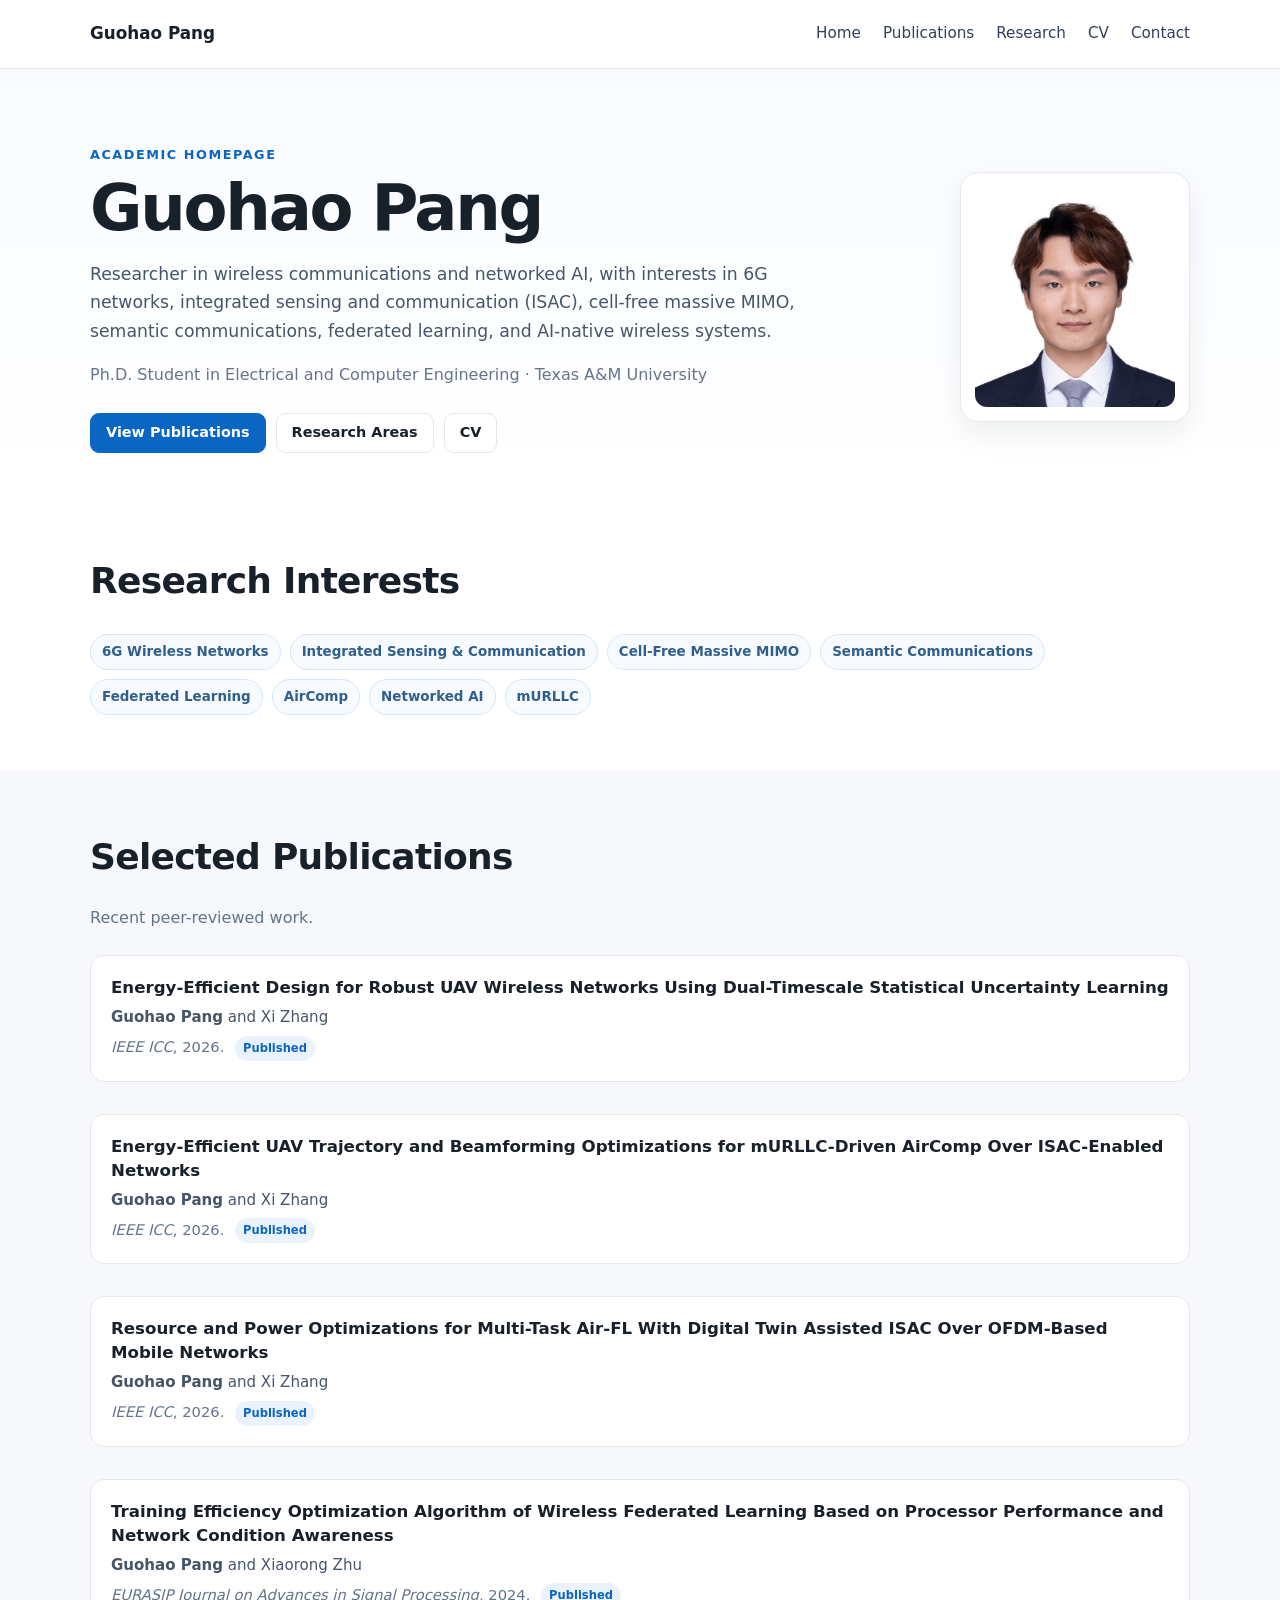
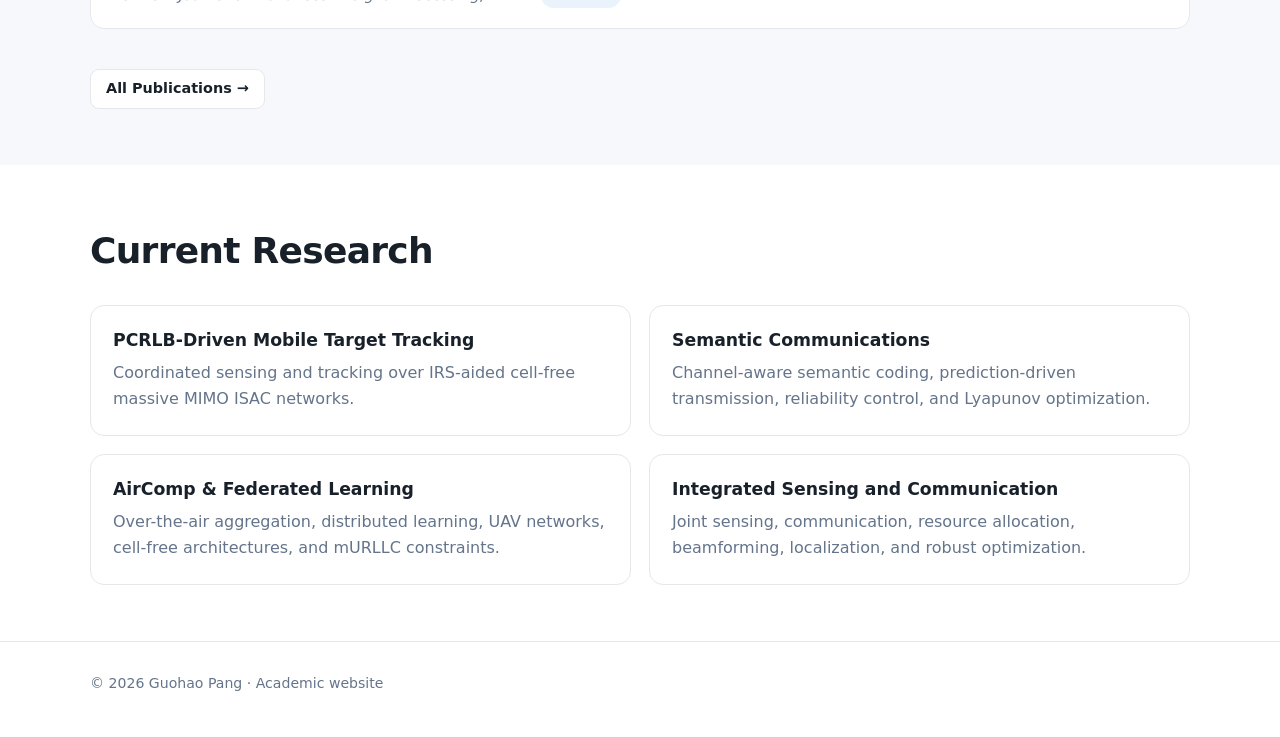
<file: index.html>
<!doctype html>
<html lang="en">
<head>
  <meta charset="utf-8">
  <meta name="viewport" content="width=device-width, initial-scale=1">
  <meta name="description" content="Academic homepage of Guohao Pang — research in 6G wireless networks, ISAC, cell-free massive MIMO, semantic communications, and networked AI.">
  <title>Guohao Pang | Academic Homepage</title>
  <link rel="stylesheet" href="css/style.css">
</head>
<body>
<header class="site-header"><div class="container nav"><a class="brand" href="index.html">Guohao Pang</a><nav class="nav-links"><a href="index.html">Home</a><a href="publications.html">Publications</a><a href="research.html">Research</a><a href="cv.html">CV</a><a href="contact.html">Contact</a></nav></div></header>
<main>
<section class="hero"><div class="container hero-grid"><div><span class="eyebrow">Academic Homepage</span><h1>Guohao Pang</h1><p class="lead">Researcher in wireless communications and networked AI, with interests in 6G networks, integrated sensing and communication (ISAC), cell-free massive MIMO, semantic communications, federated learning, and AI-native wireless systems.</p><p class="hero-meta">Ph.D. Student in Electrical and Computer Engineering · Texas A&M University</p><div class="hero-actions"><a class="btn primary" href="publications.html">View Publications</a><a class="btn" href="research.html">Research Areas</a><a class="btn" href="cv.html">CV</a></div></div><div class="profile-card"><img src="images/profile.jpg" alt="Guohao Pang" style="width:100%;display:block;border-radius:12px;aspect-ratio:1/1.1;object-fit:cover;"></div></div></section>
<section class="section"><div class="container"><div class="section-heading"><h2>Research Interests</h2></div><div class="tags"><span class="tag">6G Wireless Networks</span><span class="tag">Integrated Sensing & Communication</span><span class="tag">Cell-Free Massive MIMO</span><span class="tag">Semantic Communications</span><span class="tag">Federated Learning</span><span class="tag">AirComp</span><span class="tag">Networked AI</span><span class="tag">mURLLC</span></div></div></section>
<section class="section soft"><div class="container"><div class="section-heading"><h2>Selected Publications</h2><p>Recent peer-reviewed work.</p></div><div class="pub-list">
<article class="pub"><div class="pub-title">Energy-Efficient Design for Robust UAV Wireless Networks Using Dual-Timescale Statistical Uncertainty Learning</div><div class="pub-authors"><strong>Guohao Pang</strong> and Xi Zhang</div><div class="pub-venue"><em>IEEE ICC</em>, 2026. <span class="status">Published</span></div></article>
<article class="pub"><div class="pub-title">Energy-Efficient UAV Trajectory and Beamforming Optimizations for mURLLC-Driven AirComp Over ISAC-Enabled Networks</div><div class="pub-authors"><strong>Guohao Pang</strong> and Xi Zhang</div><div class="pub-venue"><em>IEEE ICC</em>, 2026. <span class="status">Published</span></div></article>
<article class="pub"><div class="pub-title">Resource and Power Optimizations for Multi-Task Air-FL With Digital Twin Assisted ISAC Over OFDM-Based Mobile Networks</div><div class="pub-authors"><strong>Guohao Pang</strong> and Xi Zhang</div><div class="pub-venue"><em>IEEE ICC</em>, 2026. <span class="status">Published</span></div></article>
<article class="pub"><div class="pub-title">Training Efficiency Optimization Algorithm of Wireless Federated Learning Based on Processor Performance and Network Condition Awareness</div><div class="pub-authors"><strong>Guohao Pang</strong> and Xiaorong Zhu</div><div class="pub-venue"><em>EURASIP Journal on Advances in Signal Processing</em>, 2024. <span class="status">Published</span></div></article>
</div><div class="hero-actions"><a class="btn" href="publications.html">All Publications →</a></div></div></section>
<section class="section"><div class="container"><div class="section-heading"><h2>Current Research</h2></div><div class="grid-2"><div class="card"><h3>PCRLB-Driven Mobile Target Tracking</h3><p>Coordinated sensing and tracking over IRS-aided cell-free massive MIMO ISAC networks.</p></div><div class="card"><h3>Semantic Communications</h3><p>Channel-aware semantic coding, prediction-driven transmission, reliability control, and Lyapunov optimization.</p></div><div class="card"><h3>AirComp & Federated Learning</h3><p>Over-the-air aggregation, distributed learning, UAV networks, cell-free architectures, and mURLLC constraints.</p></div><div class="card"><h3>Integrated Sensing and Communication</h3><p>Joint sensing, communication, resource allocation, beamforming, localization, and robust optimization.</p></div></div></div></section>
</main>
<footer><div class="container">© <span id="year"></span> Guohao Pang · Academic website</div></footer><script src="js/main.js"></script></body></html>
</file>
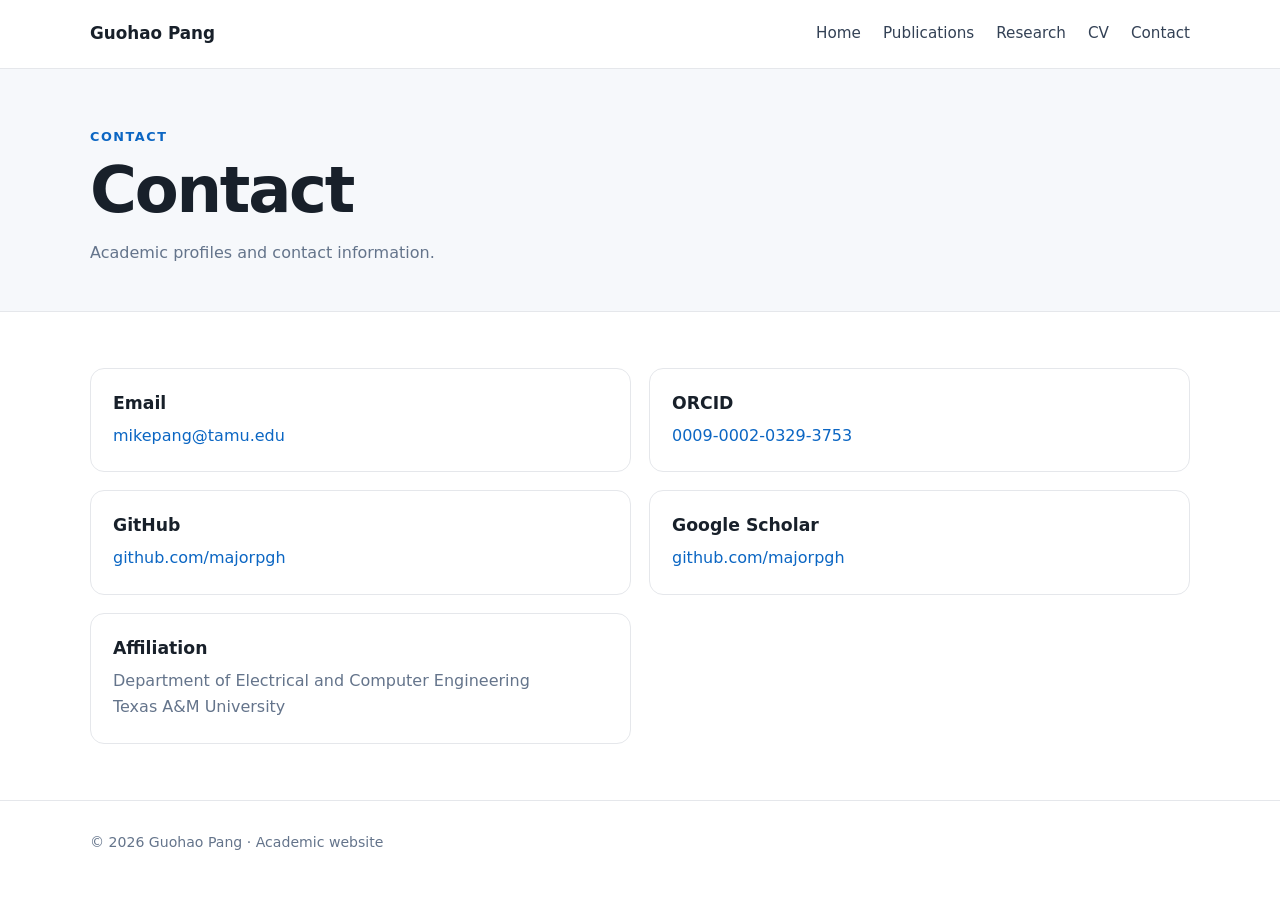
<file: contact.html>
<!doctype html><html lang="en"><head><meta charset="utf-8"><meta name="viewport" content="width=device-width, initial-scale=1"><title>Contact | Guohao Pang</title><link rel="stylesheet" href="css/style.css"></head><body><header class="site-header"><div class="container nav"><a class="brand" href="index.html">Guohao Pang</a><nav class="nav-links"><a href="index.html">Home</a><a href="publications.html">Publications</a><a href="research.html">Research</a><a href="cv.html">CV</a><a href="contact.html">Contact</a></nav></div></header><main><section class="page-hero"><div class="container"><span class="eyebrow">Contact</span><h1>Contact</h1><p>Academic profiles and contact information.</p></div></section><section class="section"><div class="container grid-2"><div class="card"><h3>Email</h3><p><a href="mailto:mikepang@tamu.edu">mikepang@tamu.edu</a></p></div><div class="card"><h3>ORCID</h3><p><a href="https://orcid.org/0009-0002-0329-3753">0009-0002-0329-3753</a></p></div><div class="card"><h3>GitHub</h3><p><a href="https://github.com/majorpgh">github.com/majorpgh</a></p></div><div class="card"><h3>Google Scholar</h3><p><a href="https://scholar.google.com/citations?hl=zh-CN&user=0mq7GyoAAAAJ&view_op=list_works&authuser=1&gmla=AO4B3ju7cWtakivUa-1lrw1isYmuxo1Vuj2q6hFLJHkLUOurwTuz8TRv1Bj433UtSM9sqVgaYdKFyugTDtV_QWN37kegEykbkrskjKc5gis">github.com/majorpgh</a></p></div><div class="card"><h3>Affiliation</h3><p>Department of Electrical and Computer Engineering<br>Texas A&amp;M University</p></div></div></section></main><footer><div class="container">© <span id="year"></span> Guohao Pang · Academic website</div></footer><script src="js/main.js"></script></body></html>
</file>
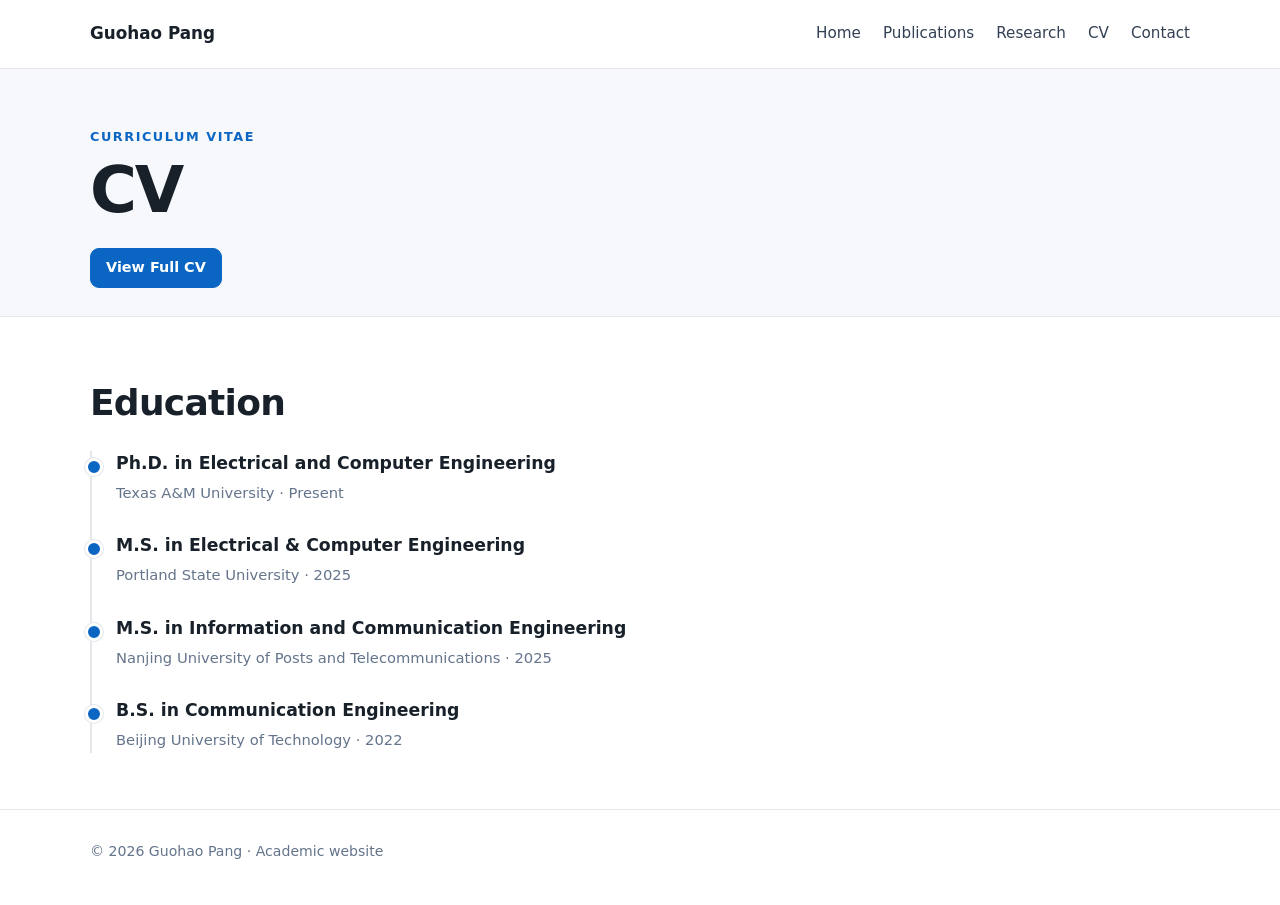
<file: cv.html>
<!doctype html><html lang="en"><head><meta charset="utf-8"><meta name="viewport" content="width=device-width, initial-scale=1"><title>CV | Guohao Pang</title><link rel="stylesheet" href="css/style.css"></head><body><header class="site-header"><div class="container nav"><a class="brand" href="index.html">Guohao Pang</a><nav class="nav-links"><a href="index.html">Home</a><a href="publications.html">Publications</a><a href="research.html">Research</a><a href="cv.html">CV</a><a href="contact.html">Contact</a></nav></div></header><main><section class="page-hero"><div class="container"><span class="eyebrow">Curriculum Vitae</span><h1>CV</h1><div class="hero-actions">
  <a class="btn primary"
     href="files/CV-Guohao-Pang.pdf"
     target="_blank">
    View Full CV
  </a>
</div></div></section><section class="section"><div class="container"><h2>Education</h2><div class="timeline"><div class="item"><h3>Ph.D. in Electrical and Computer Engineering</h3><div class="meta">Texas A&amp;M University · Present</div></div><div class="item"><h3>M.S. in Electrical &amp; Computer Engineering</h3><div class="meta">Portland State University · 2025</div></div><div class="item"><h3>M.S. in Information and Communication Engineering</h3><div class="meta">Nanjing University of Posts and Telecommunications · 2025</div></div><div class="item"><h3>B.S. in Communication Engineering</h3><div class="meta">Beijing University of Technology · 2022</div></div></div></div></section></main><footer><div class="container">© <span id="year"></span> Guohao Pang · Academic website</div></footer><script src="js/main.js"></script></body></html>
</file>
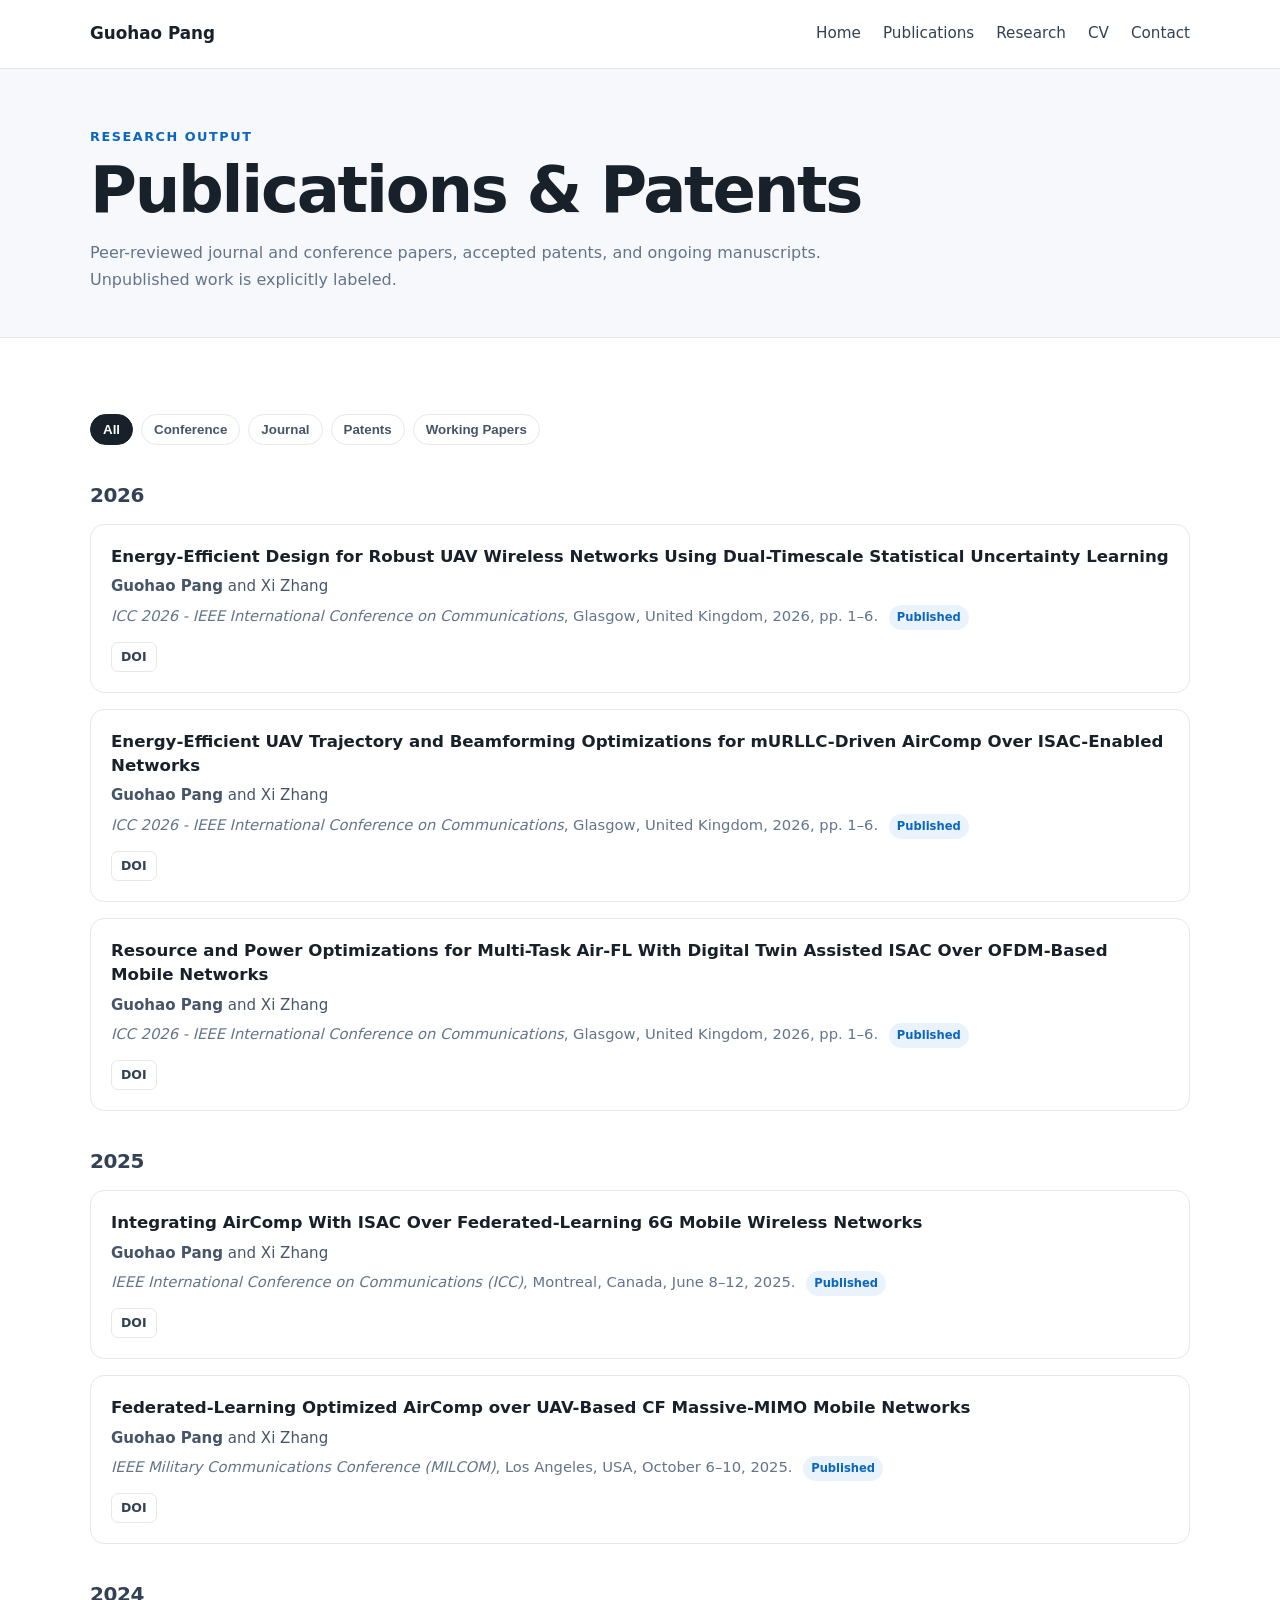
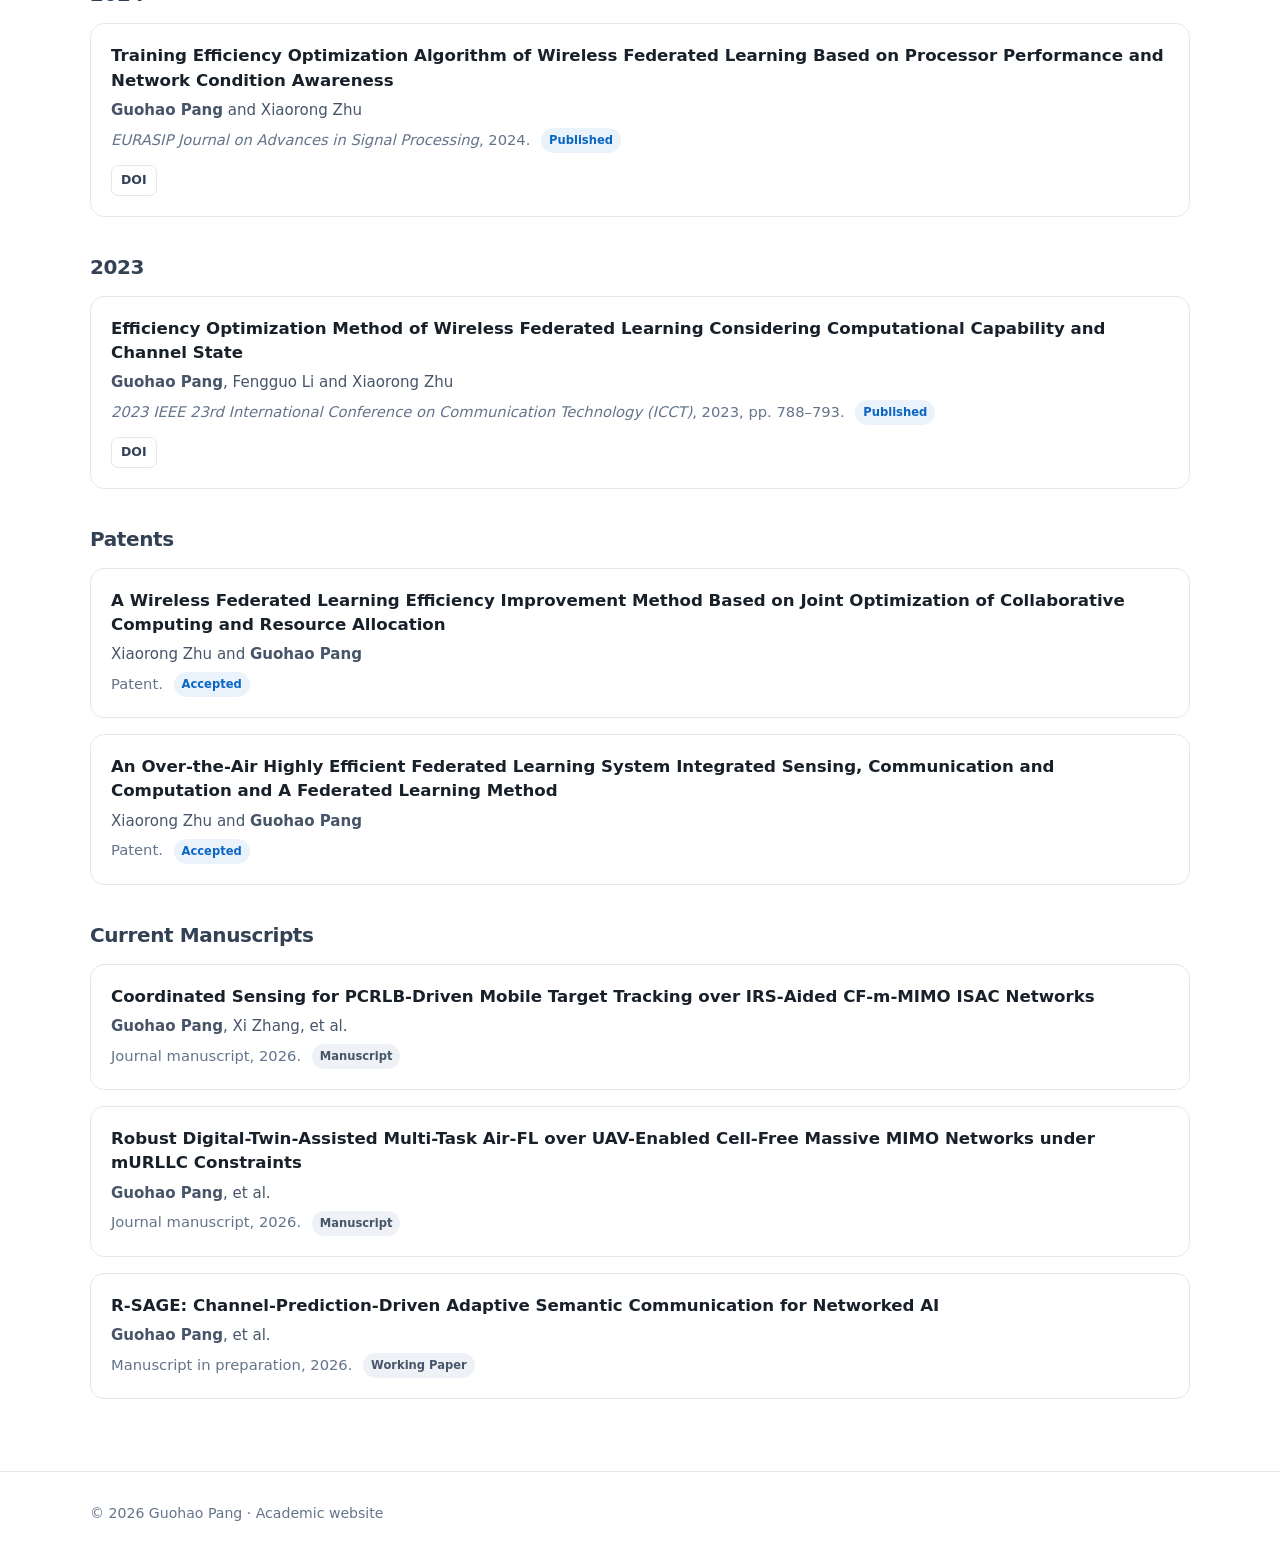
<file: publications.html>
<!doctype html>
<html lang="en"><head><meta charset="utf-8"><meta name="viewport" content="width=device-width, initial-scale=1"><meta name="description" content="Publications and patents by Guohao Pang."><title>Publications | Guohao Pang</title><link rel="stylesheet" href="css/style.css"></head><body>
<header class="site-header"><div class="container nav"><a class="brand" href="index.html">Guohao Pang</a><nav class="nav-links"><a href="index.html">Home</a><a href="publications.html">Publications</a><a href="research.html">Research</a><a href="cv.html">CV</a><a href="contact.html">Contact</a></nav></div></header>
<main><section class="page-hero"><div class="container"><span class="eyebrow">Research Output</span><h1>Publications & Patents</h1><p>Peer-reviewed journal and conference papers, accepted patents, and ongoing manuscripts. Unpublished work is explicitly labeled.</p></div></section>
<section class="section"><div class="container"><div class="filters"><button class="filter-btn active" data-filter="all">All</button><button class="filter-btn" data-filter="conference">Conference</button><button class="filter-btn" data-filter="journal">Journal</button><button class="filter-btn" data-filter="patent">Patents</button><button class="filter-btn" data-filter="working">Working Papers</button></div>
<h2 class="year-heading">2026</h2>
<article class="pub" data-type="conference"><div class="pub-title">Energy-Efficient Design for Robust UAV Wireless Networks Using Dual-Timescale Statistical Uncertainty Learning</div><div class="pub-authors"><strong>Guohao Pang</strong> and Xi Zhang</div><div class="pub-venue"><em>ICC 2026 - IEEE International Conference on Communications</em>, Glasgow, United Kingdom, 2026, pp. 1–6. <span class="status">Published</span></div><div class="pub-links"><a class="pub-link" href="https://doi.org/10.1109/ICC59461.2026.11586968">DOI</a></div></article>
<article class="pub" data-type="conference"><div class="pub-title">Energy-Efficient UAV Trajectory and Beamforming Optimizations for mURLLC-Driven AirComp Over ISAC-Enabled Networks</div><div class="pub-authors"><strong>Guohao Pang</strong> and Xi Zhang</div><div class="pub-venue"><em>ICC 2026 - IEEE International Conference on Communications</em>, Glasgow, United Kingdom, 2026, pp. 1–6. <span class="status">Published</span></div><div class="pub-links"><a class="pub-link" href="https://doi.org/10.1109/ICC59461.2026.11588300">DOI</a></div></article>
<article class="pub" data-type="conference"><div class="pub-title">Resource and Power Optimizations for Multi-Task Air-FL With Digital Twin Assisted ISAC Over OFDM-Based Mobile Networks</div><div class="pub-authors"><strong>Guohao Pang</strong> and Xi Zhang</div><div class="pub-venue"><em>ICC 2026 - IEEE International Conference on Communications</em>, Glasgow, United Kingdom, 2026, pp. 1–6. <span class="status">Published</span></div><div class="pub-links"><a class="pub-link" href="https://doi.org/10.1109/ICC59461.2026.11586876">DOI</a></div></article>

<h2 class="year-heading">2025</h2>
<article class="pub" data-type="conference"><div class="pub-title">Integrating AirComp With ISAC Over Federated-Learning 6G Mobile Wireless Networks</div><div class="pub-authors"><strong>Guohao Pang</strong> and Xi Zhang</div><div class="pub-venue"><em>IEEE International Conference on Communications (ICC)</em>, Montreal, Canada, June 8–12, 2025. <span class="status">Published</span></div><div class="pub-links"><a class="pub-link" href="https://doi.org/10.1109/ICC52391.2025.11160868">DOI</a></div></article>
<article class="pub" data-type="conference"><div class="pub-title">Federated-Learning Optimized AirComp over UAV-Based CF Massive-MIMO Mobile Networks</div><div class="pub-authors"><strong>Guohao Pang</strong> and Xi Zhang</div><div class="pub-venue"><em>IEEE Military Communications Conference (MILCOM)</em>, Los Angeles, USA, October 6–10, 2025. <span class="status">Published</span></div><div class="pub-links"><a class="pub-link" href="https://doi.org/10.1109/MILCOM64451.2025.11310528">DOI</a></div></article>

<h2 class="year-heading">2024</h2>
<article class="pub" data-type="journal"><div class="pub-title">Training Efficiency Optimization Algorithm of Wireless Federated Learning Based on Processor Performance and Network Condition Awareness</div><div class="pub-authors"><strong>Guohao Pang</strong> and Xiaorong Zhu</div><div class="pub-venue"><em>EURASIP Journal on Advances in Signal Processing</em>, 2024. <span class="status">Published</span></div><div class="pub-links"><a class="pub-link" href="https://doi.org/10.1186/s13634-024-01192-6">DOI</a></div></article>

<h2 class="year-heading">2023</h2>
<article class="pub" data-type="conference"><div class="pub-title">Efficiency Optimization Method of Wireless Federated Learning Considering Computational Capability and Channel State</div><div class="pub-authors"><strong>Guohao Pang</strong>, Fengguo Li and Xiaorong Zhu</div><div class="pub-venue"><em>2023 IEEE 23rd International Conference on Communication Technology (ICCT)</em>, 2023, pp. 788–793. <span class="status">Published</span></div><div class="pub-links"><a class="pub-link" href="https://doi.org/10.1109/ICCT59356.2023.10419554">DOI</a></div></article>

<h2 class="year-heading">Patents</h2>
<article class="pub" data-type="patent"><div class="pub-title">A Wireless Federated Learning Efficiency Improvement Method Based on Joint Optimization of Collaborative Computing and Resource Allocation</div><div class="pub-authors">Xiaorong Zhu and <strong>Guohao Pang</strong></div><div class="pub-venue">Patent. <span class="status">Accepted</span></div></article>
<article class="pub" data-type="patent"><div class="pub-title">An Over-the-Air Highly Efficient Federated Learning System Integrated Sensing, Communication and Computation and A Federated Learning Method</div><div class="pub-authors">Xiaorong Zhu and <strong>Guohao Pang</strong></div><div class="pub-venue">Patent. <span class="status">Accepted</span></div></article>

<h2 class="year-heading">Current Manuscripts</h2>
<article class="pub" data-type="working"><div class="pub-title">Coordinated Sensing for PCRLB-Driven Mobile Target Tracking over IRS-Aided CF-m-MIMO ISAC Networks</div><div class="pub-authors"><strong>Guohao Pang</strong>, Xi Zhang, et al.</div><div class="pub-venue">Journal manuscript, 2026. <span class="status gray">Manuscript</span></div></article>
<article class="pub" data-type="working"><div class="pub-title">Robust Digital-Twin-Assisted Multi-Task Air-FL over UAV-Enabled Cell-Free Massive MIMO Networks under mURLLC Constraints</div><div class="pub-authors"><strong>Guohao Pang</strong>, et al.</div><div class="pub-venue">Journal manuscript, 2026. <span class="status gray">Manuscript</span></div></article>
<article class="pub" data-type="working"><div class="pub-title">R-SAGE: Channel-Prediction-Driven Adaptive Semantic Communication for Networked AI</div><div class="pub-authors"><strong>Guohao Pang</strong>, et al.</div><div class="pub-venue">Manuscript in preparation, 2026. <span class="status gray">Working Paper</span></div></article>
</div></section></main>
<footer><div class="container">© <span id="year"></span> Guohao Pang · Academic website</div></footer><script src="js/main.js"></script></body></html>
</file>
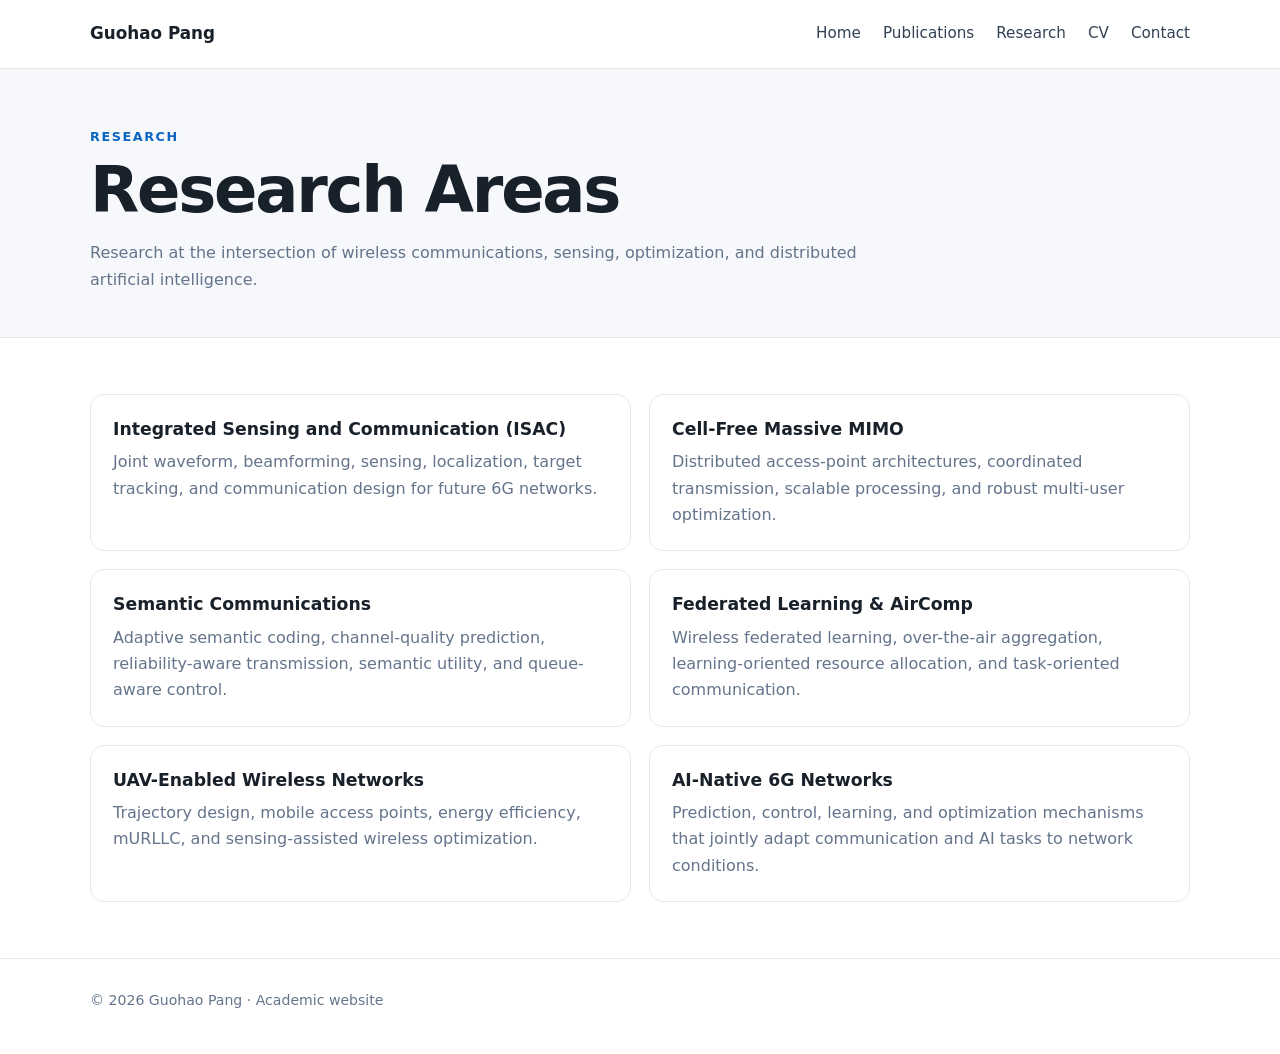
<file: research.html>
<!doctype html><html lang="en"><head><meta charset="utf-8"><meta name="viewport" content="width=device-width, initial-scale=1"><title>Research | Guohao Pang</title><link rel="stylesheet" href="css/style.css"></head><body><header class="site-header"><div class="container nav"><a class="brand" href="index.html">Guohao Pang</a><nav class="nav-links"><a href="index.html">Home</a><a href="publications.html">Publications</a><a href="research.html">Research</a><a href="cv.html">CV</a><a href="contact.html">Contact</a></nav></div></header><main><section class="page-hero"><div class="container"><span class="eyebrow">Research</span><h1>Research Areas</h1><p>Research at the intersection of wireless communications, sensing, optimization, and distributed artificial intelligence.</p></div></section><section class="section"><div class="container grid-2"><div class="card"><h3>Integrated Sensing and Communication (ISAC)</h3><p>Joint waveform, beamforming, sensing, localization, target tracking, and communication design for future 6G networks.</p></div><div class="card"><h3>Cell-Free Massive MIMO</h3><p>Distributed access-point architectures, coordinated transmission, scalable processing, and robust multi-user optimization.</p></div><div class="card"><h3>Semantic Communications</h3><p>Adaptive semantic coding, channel-quality prediction, reliability-aware transmission, semantic utility, and queue-aware control.</p></div><div class="card"><h3>Federated Learning & AirComp</h3><p>Wireless federated learning, over-the-air aggregation, learning-oriented resource allocation, and task-oriented communication.</p></div><div class="card"><h3>UAV-Enabled Wireless Networks</h3><p>Trajectory design, mobile access points, energy efficiency, mURLLC, and sensing-assisted wireless optimization.</p></div><div class="card"><h3>AI-Native 6G Networks</h3><p>Prediction, control, learning, and optimization mechanisms that jointly adapt communication and AI tasks to network conditions.</p></div></div></section></main><footer><div class="container">© <span id="year"></span> Guohao Pang · Academic website</div></footer><script src="js/main.js"></script></body></html>
</file>
<file: css/style.css>
:root{--bg:#fff;--bg-soft:#f6f8fb;--text:#18202a;--muted:#64748b;--line:#e5e7eb;--accent:#0b66c3;--accent-soft:#eaf3fc;--max:1100px}*{box-sizing:border-box}html{scroll-behavior:smooth}body{margin:0;font-family:Inter,ui-sans-serif,system-ui,-apple-system,BlinkMacSystemFont,"Segoe UI",sans-serif;color:var(--text);background:var(--bg);line-height:1.65}a{color:var(--accent);text-decoration:none}a:hover{text-decoration:underline}.container{width:min(var(--max),calc(100% - 40px));margin:0 auto}.site-header{position:sticky;top:0;z-index:20;background:rgba(255,255,255,.94);backdrop-filter:blur(12px);border-bottom:1px solid var(--line)}.nav{min-height:68px;display:flex;align-items:center;justify-content:space-between;gap:24px}.brand{font-weight:800;font-size:1.05rem;color:var(--text)}.nav-links{display:flex;gap:22px;flex-wrap:wrap}.nav-links a{color:#334155;font-size:.95rem}.hero{padding:72px 0 42px;background:linear-gradient(180deg,#f8fbff 0%,#fff 100%)}.hero-grid{display:grid;grid-template-columns:1fr 230px;gap:56px;align-items:center}.eyebrow{display:inline-block;font-size:.8rem;text-transform:uppercase;letter-spacing:.12em;color:var(--accent);font-weight:800;margin-bottom:10px}h1{font-size:clamp(2.35rem,5vw,4.3rem);line-height:1.05;margin:0 0 16px;letter-spacing:-.035em}h2{font-size:clamp(1.6rem,3vw,2.25rem);margin:0 0 18px;letter-spacing:-.02em}h3{font-size:1.08rem;margin:0 0 6px;line-height:1.4}.lead{max-width:760px;color:#475569;font-size:1.08rem}.hero-meta{color:var(--muted);margin-top:10px}.hero-actions{display:flex;gap:10px;flex-wrap:wrap;margin-top:24px}.btn{display:inline-flex;align-items:center;justify-content:center;min-height:40px;padding:0 15px;border-radius:9px;border:1px solid var(--line);color:var(--text);background:#fff;font-weight:700;font-size:.9rem}.btn.primary{background:var(--accent);color:#fff;border-color:var(--accent)}.btn:hover{text-decoration:none;transform:translateY(-1px)}.profile-card{border:1px solid var(--line);background:#fff;border-radius:18px;padding:14px;box-shadow:0 12px 30px rgba(15,23,42,.07)}.section{padding:56px 0}.section.soft{background:var(--bg-soft)}.section-heading{margin-bottom:24px}.section-heading p{color:var(--muted);margin:4px 0 0}.tags{display:flex;flex-wrap:wrap;gap:9px}.tag{display:inline-flex;padding:6px 11px;border-radius:999px;border:1px solid #d6e6f7;background:#f7fbff;color:#315f8d;font-size:.84rem;font-weight:650}.pub-list{display:grid;gap:16px}.pub{border:1px solid var(--line);border-radius:14px;padding:20px;background:#fff;margin-bottom:16px}.pub-title{font-size:1.04rem;font-weight:800;line-height:1.45;margin-bottom:5px}.pub-authors{color:#475569;font-size:.94rem}.pub-venue{margin-top:5px;color:var(--muted);font-size:.92rem}.pub-links{display:flex;flex-wrap:wrap;gap:8px;margin-top:12px}.pub-link{border:1px solid var(--line);border-radius:7px;padding:4px 9px;font-size:.78rem;font-weight:750;color:#334155;background:#fff}.status{display:inline-block;border-radius:999px;padding:3px 8px;font-size:.72rem;font-weight:800;margin-left:6px;vertical-align:middle;background:var(--accent-soft);color:var(--accent)}.status.gray{background:#eef2f7;color:#475569}.grid-2{display:grid;grid-template-columns:repeat(2,1fr);gap:18px}.card{border:1px solid var(--line);border-radius:14px;padding:22px;background:#fff}.card p{margin:8px 0 0;color:var(--muted)}.news{display:grid;gap:2px}.news-item{display:grid;grid-template-columns:92px 1fr;gap:14px;border-bottom:1px solid var(--line);padding:13px 0}.news-date{color:var(--muted);font-size:.88rem;font-weight:700}.page-hero{padding:54px 0 28px;background:var(--bg-soft);border-bottom:1px solid var(--line)}.page-hero p{max-width:780px;color:var(--muted)}.filters{display:flex;gap:8px;flex-wrap:wrap;margin:20px 0 26px}.filter-btn{appearance:none;border:1px solid var(--line);background:#fff;border-radius:999px;padding:7px 12px;cursor:pointer;color:#475569;font-weight:700}.filter-btn.active{background:var(--text);color:#fff;border-color:var(--text)}.year-heading{margin:34px 0 12px;color:#334155;font-size:1.25rem}.timeline{border-left:2px solid var(--line);padding-left:24px;display:grid;gap:28px}.timeline .item{position:relative}.timeline .item:before{content:"";position:absolute;left:-31px;top:7px;width:12px;height:12px;background:var(--accent);border:3px solid #fff;border-radius:50%;box-shadow:0 0 0 1px var(--line)}.meta{color:var(--muted);font-size:.92rem}.notice{border-left:4px solid var(--accent);background:#f7fbff;padding:14px 16px;border-radius:8px;color:#3f5870;margin:18px 0}footer{border-top:1px solid var(--line);padding:30px 0 42px;color:var(--muted);font-size:.88rem}@media(max-width:760px){.nav{align-items:flex-start;padding:16px 0;flex-direction:column;gap:8px}.nav-links{gap:13px}.hero{padding-top:42px}.hero-grid{grid-template-columns:1fr}.profile-card{max-width:230px}.grid-2{grid-template-columns:1fr}.news-item{grid-template-columns:1fr;gap:2px}}
</file>
